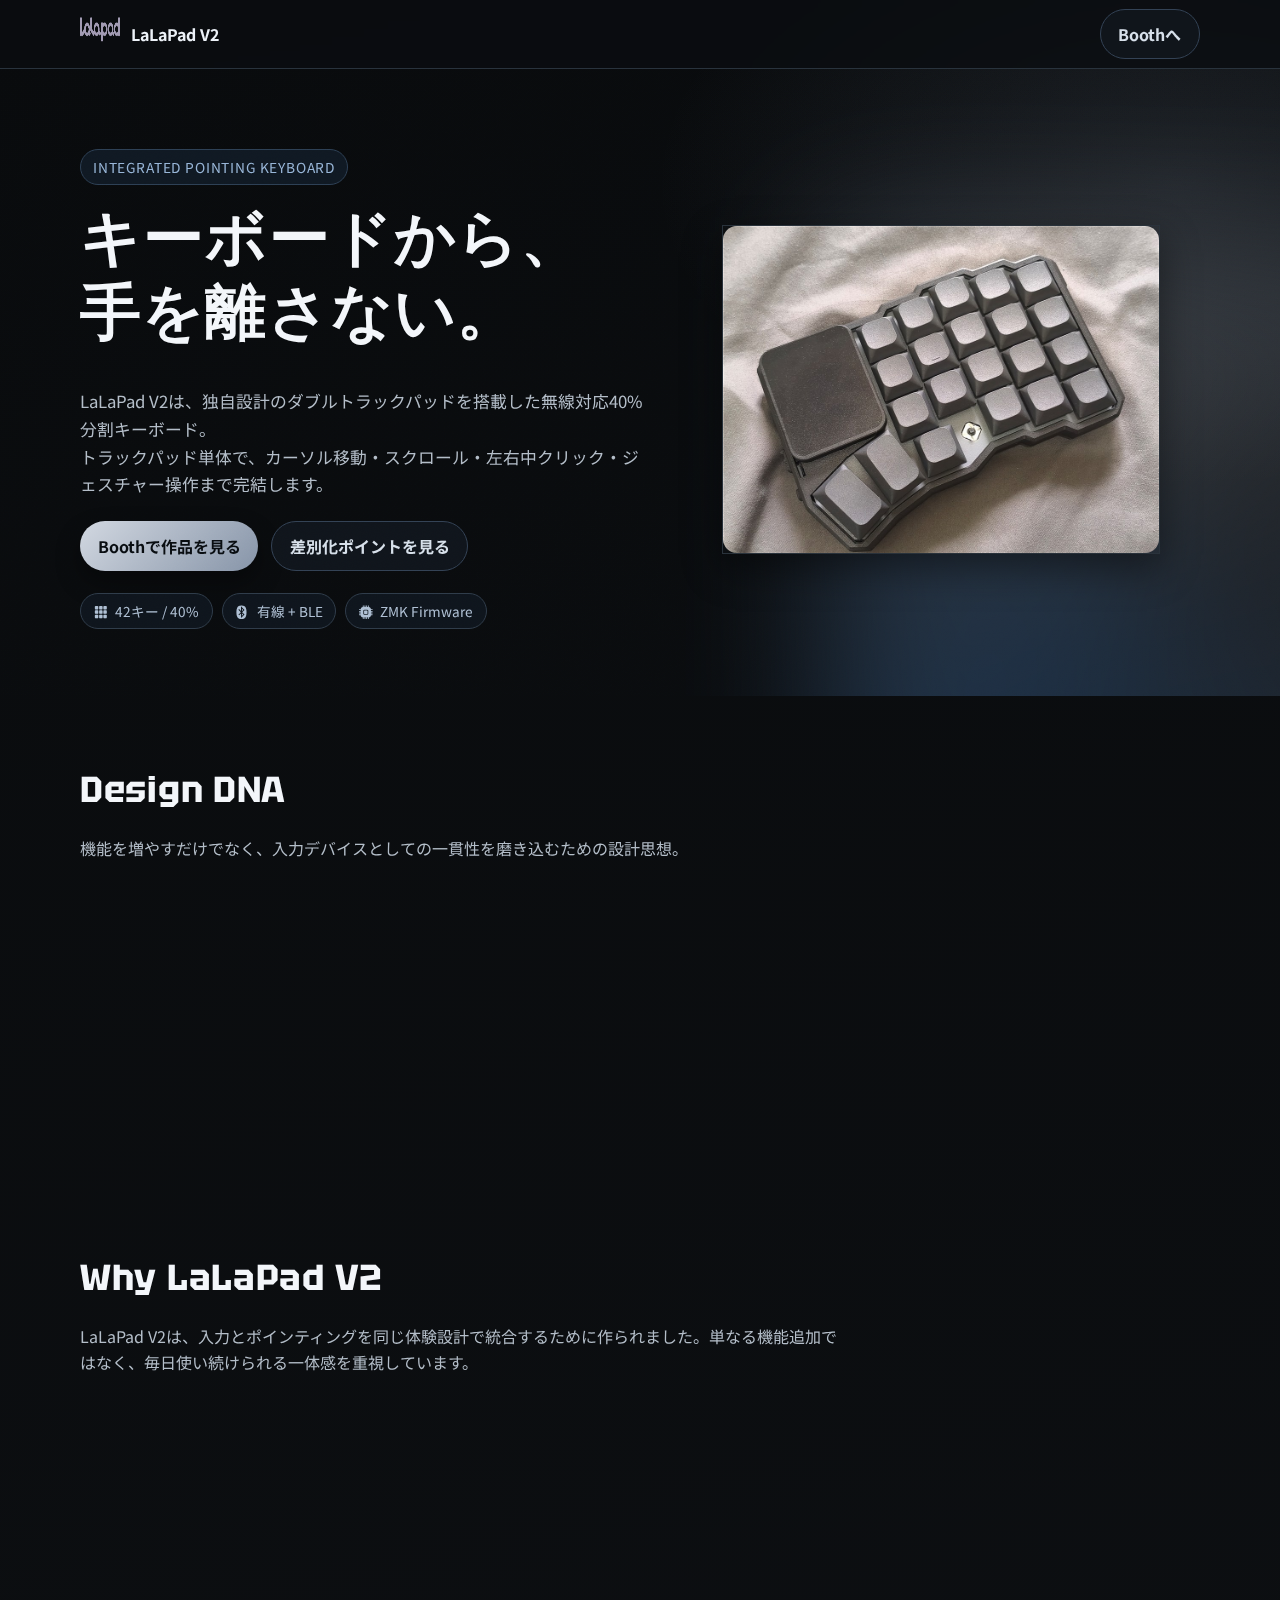
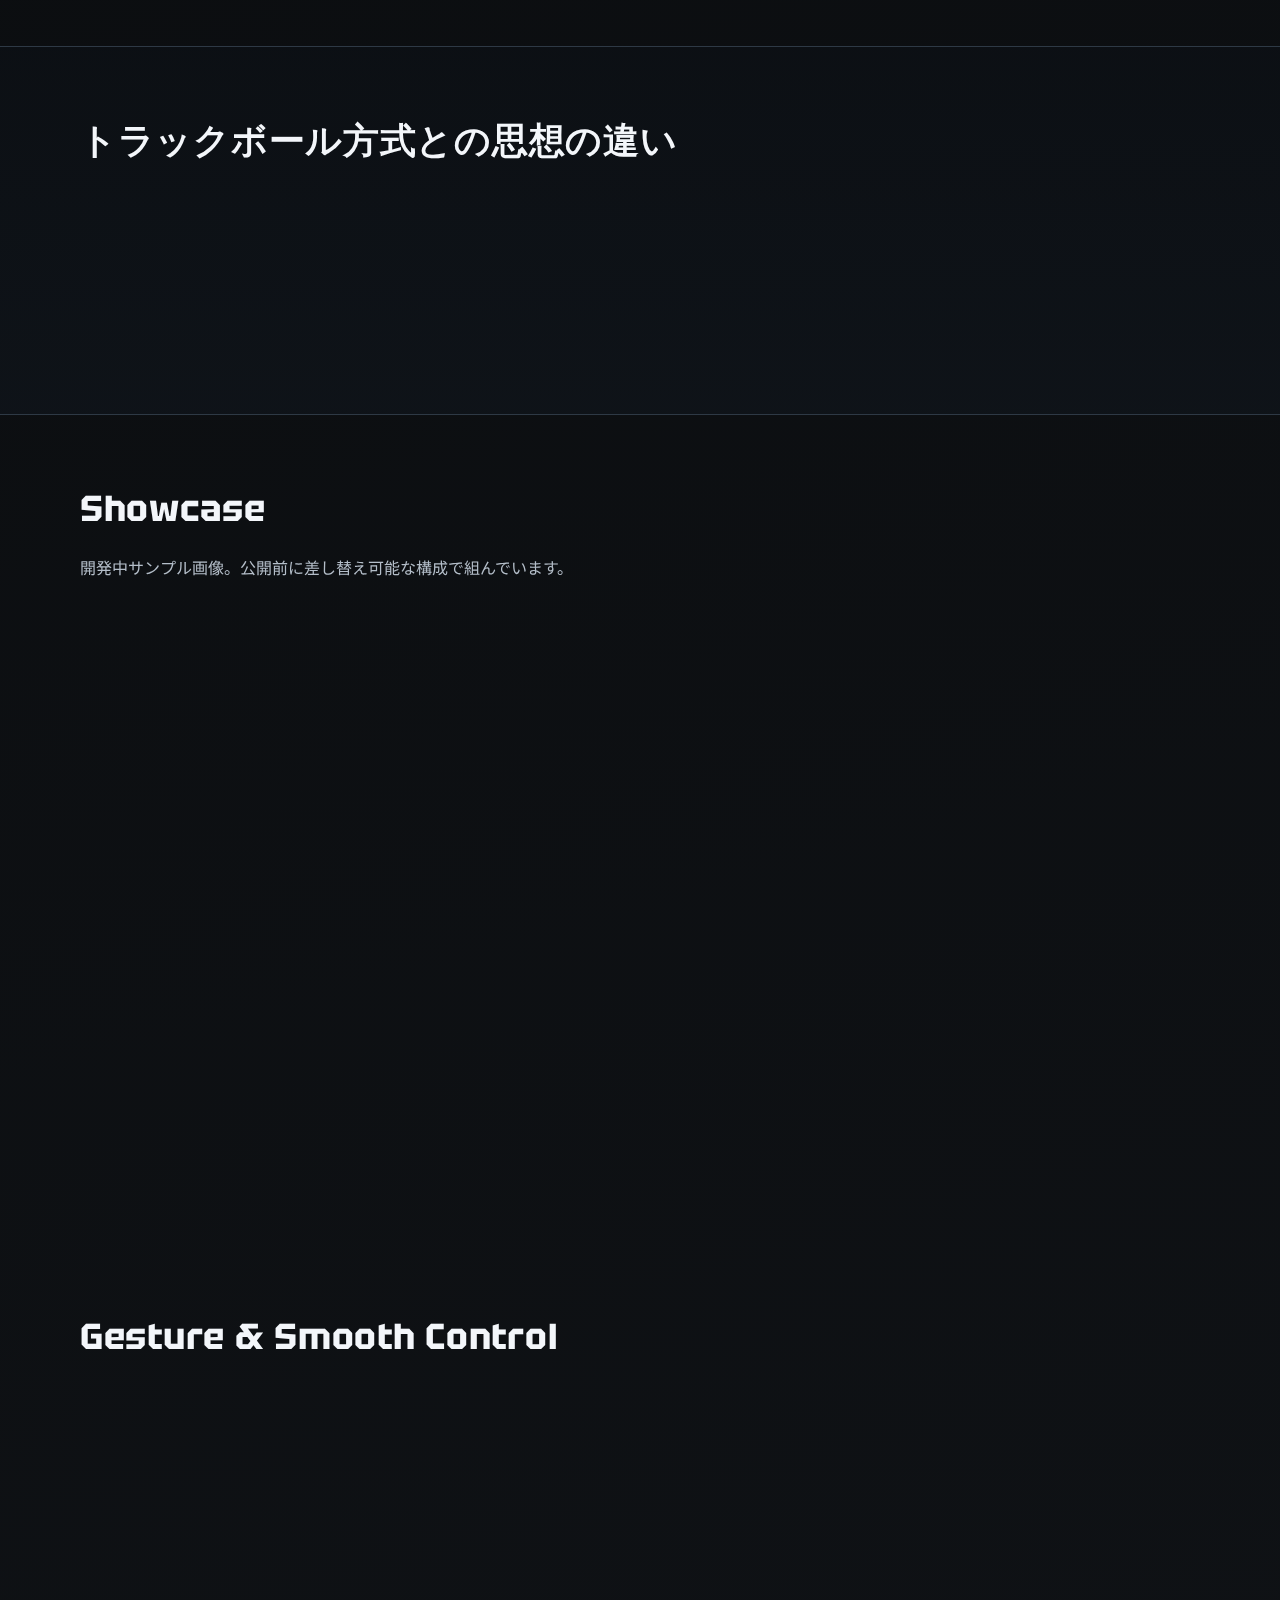
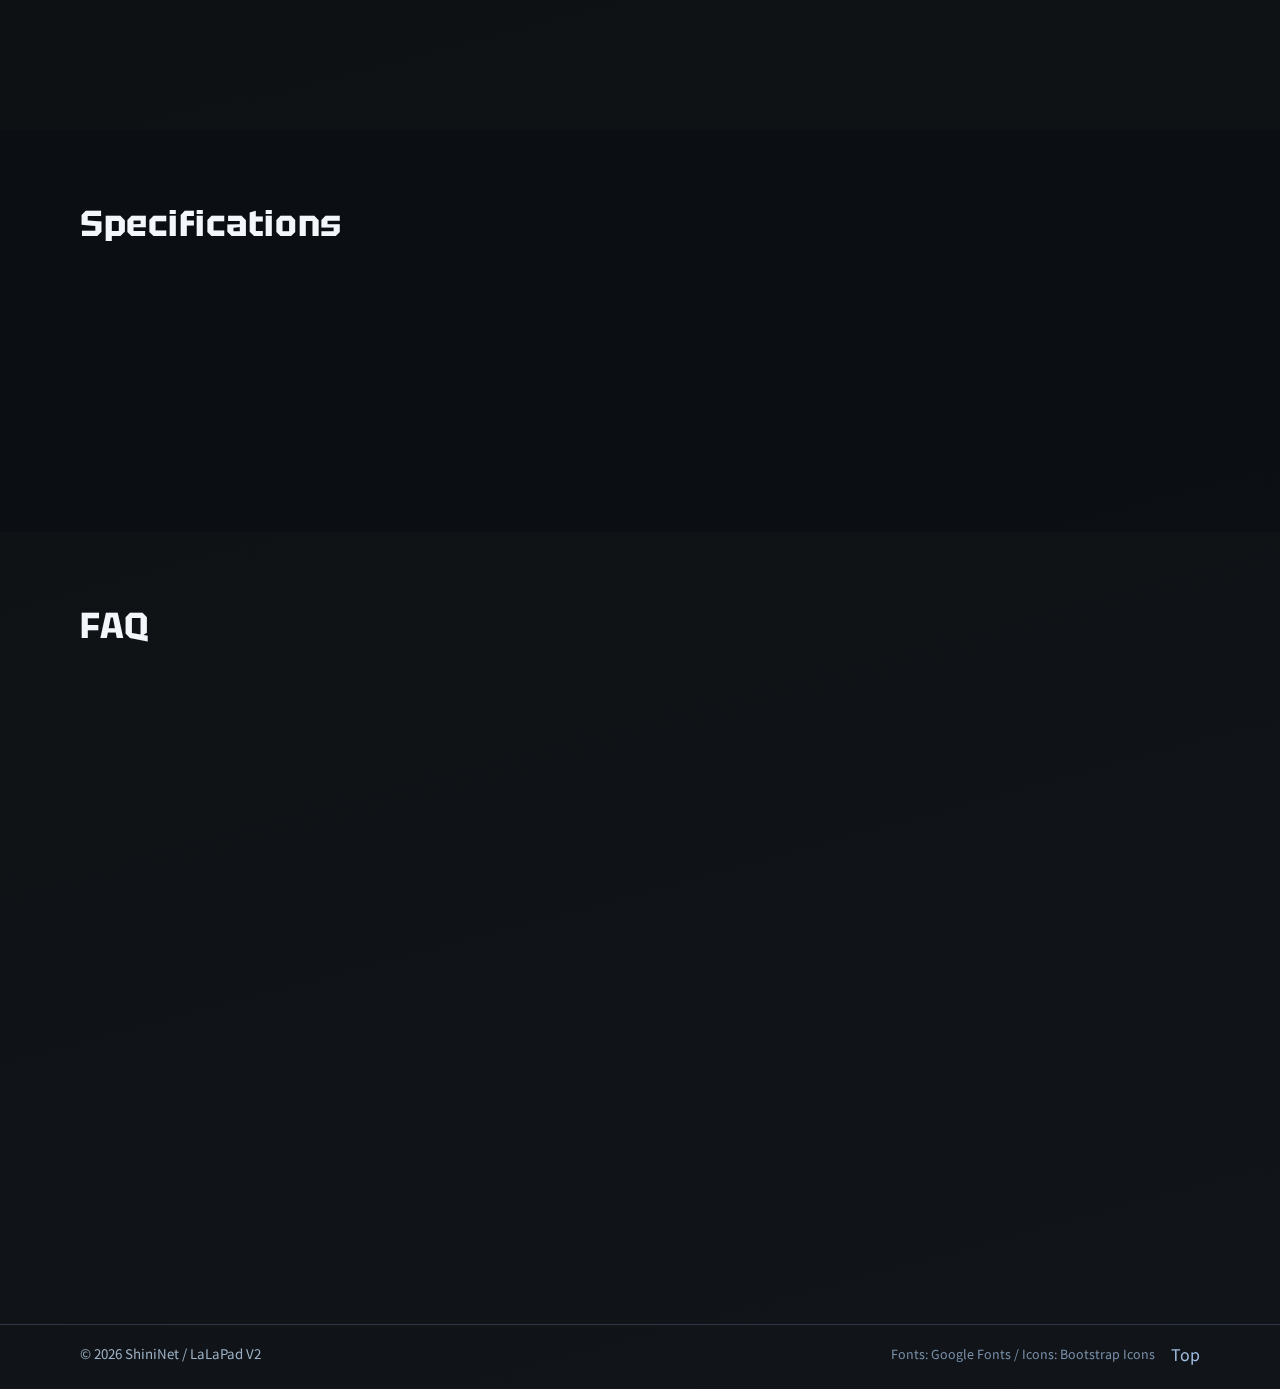
<file: site/index.html>
﻿<!DOCTYPE html>
<html lang="ja">
<head>
  <meta charset="UTF-8">
  <meta name="viewport" content="width=device-width, initial-scale=1.0">
  <meta name="description" content="LaLaPad V2 - キーボードから手を離さないための、完全統合型ポインティングキーボード。">
  <title>LaLaPad V2 | キーボードから手を離さない</title>

  <link rel="preconnect" href="https://fonts.googleapis.com">
  <link rel="preconnect" href="https://fonts.gstatic.com" crossorigin>
  <link href="https://fonts.googleapis.com/css2?family=Noto+Sans+JP:wght@400;500;700;900&family=Tektur:wght@500;700&display=swap" rel="stylesheet">
  <link rel="stylesheet" href="https://cdn.jsdelivr.net/npm/bootstrap-icons@1.13.1/font/bootstrap-icons.min.css">
  <link rel="stylesheet" href="styles.css">
</head>
<body>
  <header class="site-header">
    <div class="container nav-wrap">
      <a class="brand" href="#top">
        <img src="../images/logo.png" alt="LaLaPad logo">
        <span>LaLaPad V2</span>
      </a>
      <a class="btn btn-ghost" href="https://shininet.booth.pm/" target="_blank" rel="noopener noreferrer">Boothへ</a>
    </div>
  </header>

  <main id="top">
    <section class="hero">
      <div class="hero-bg"></div>
      <div class="hero-grain"></div>
      <div class="container hero-grid">
        <div>
          <p class="eyebrow">Integrated Pointing Keyboard</p>
          <h1>キーボードから、<br>手を離さない。</h1>
          <p class="lead">LaLaPad V2は、独自設計のダブルトラックパッドを搭載した無線対応40%分割キーボード。<br>トラックパッド単体で、カーソル移動・スクロール・左右中クリック・ジェスチャー操作まで完結します。</p>
          <div class="hero-cta">
            <a class="btn btn-primary" href="https://shininet.booth.pm/" target="_blank" rel="noopener noreferrer">Boothで作品を見る</a>
            <a class="btn btn-ghost" href="#difference">差別化ポイントを見る</a>
          </div>
          <ul class="chip-list">
            <li><i class="bi bi-grid-3x3-gap-fill"></i>42キー / 40%</li>
            <li><i class="bi bi-bluetooth"></i>有線 + BLE</li>
            <li><i class="bi bi-cpu-fill"></i>ZMK Firmware</li>
          </ul>
        </div>
        <figure class="hero-media reveal" id="hero-media">
          <img src="../images/product1.png" alt="LaLaPad V2 product image">
        </figure>
      </div>
    </section>

    <section class="section">
      <div class="container">
        <h2>Design DNA</h2>
        <p class="section-lead">機能を増やすだけでなく、入力デバイスとしての一貫性を磨き込むための設計思想。</p>
        <div class="cards four-up">
          <article class="card reveal">
            <p class="icon"><i class="bi bi-sliders2-vertical"></i></p>
            <h3>Dynamic Tuning</h3>
            <p>ビルド不要の動的調整で、作業内容に合わせてレスポンスを追い込めます。</p>
          </article>
          <article class="card reveal">
            <p class="icon"><i class="bi bi-hand-index-thumb-fill"></i></p>
            <h3>Direct Pointing</h3>
            <p>トラックパッドだけでポインティング操作が完結し、作業フローが途切れません。</p>
          </article>
          <article class="card reveal">
            <p class="icon"><i class="bi bi-arrow-left-right"></i></p>
            <h3>Symmetric Operation</h3>
            <p>左右どちら側でも同じ操作ができるため、利き手や姿勢の制約を減らします。</p>
          </article>
          <article class="card reveal">
            <p class="icon"><i class="bi bi-tools"></i></p>
            <h3>Daily Practicality</h3>
            <p>テンティングスタンドやマグネットなど、実運用を優先した構成を採用。</p>
          </article>
        </div>
      </div>
    </section>

    <section class="section">
      <div class="container">
        <h2>Why LaLaPad V2</h2>
        <p class="section-lead">LaLaPad V2は、入力とポインティングを同じ体験設計で統合するために作られました。単なる機能追加ではなく、毎日使い続けられる一体感を重視しています。</p>
        <div class="cards three-up">
          <article class="card reveal">
            <h3>左右フル機能ダブルトラックパッド</h3>
            <p>左右どちら側でも同じレベルのポインティング操作が可能。姿勢や作業内容に合わせて自然に使い分けられます。</p>
          </article>
          <article class="card reveal">
            <h3>ジェスチャー中心の滑らかな操作体験</h3>
            <p>マルチフィンガージェスチャー、慣性カーソル、慣性スクロールを統合し、動作を止めない連続操作を実現します。</p>
          </article>
          <article class="card reveal">
            <h3>実運用を見据えたハードウェア構成</h3>
            <p>5Wayスイッチ、テンティングスタンド、背面マグネット、簡易ガスケットマウントを搭載。作業環境に合わせて使えます。</p>
          </article>
        </div>
      </div>
    </section>

    <section class="section contrast" id="difference">
      <div class="container">
        <h2>トラックボール方式との思想の違い</h2>
        <div class="comparison reveal">
          <div class="col">
            <h3>一般的なトラックボール方式</h3>
            <ul>
              <li>球体メンテナンスの習慣が必要になる場合がある</li>
              <li>ポインティングとキーマップ運用を個別調整することがある</li>
              <li>使い方により別途入力フローの最適化が必要な場合がある</li>
            </ul>
          </div>
          <div class="col accent-col">
            <h3>LaLaPad V2</h3>
            <ul>
              <li>日常運用を意識したメンテナンスフリー指向</li>
              <li>AML誤作動を避ける一貫した操作設計</li>
              <li>トラックパッド単体でマウス操作を完結</li>
            </ul>
          </div>
        </div>
      </div>
    </section>

    <section class="section">
      <div class="container">
        <h2>Showcase</h2>
        <p class="section-lead">開発中サンプル画像。公開前に差し替え可能な構成で組んでいます。</p>
        <div class="showcase reveal">
          <button class="showcase-btn" type="button" data-dir="prev" aria-label="previous image"><i class="bi bi-chevron-left"></i></button>
          <figure class="showcase-frame">
            <img id="showcase-image" src="../images/usecase1.png" alt="LaLaPad V2 showcase image">
          </figure>
          <button class="showcase-btn" type="button" data-dir="next" aria-label="next image"><i class="bi bi-chevron-right"></i></button>
        </div>
      </div>
    </section>

    <section class="section">
      <div class="container">
        <h2>Gesture & Smooth Control</h2>
        <div class="cards two-up">
          <article class="card reveal">
            <h3>マルチフィンガージェスチャー</h3>
            <p>直感的な操作で、キーボード中心のワークフローを崩さずにポインティング可能。</p>
          </article>
          <article class="card reveal">
            <h3>慣性カーソル / 慣性スクロール</h3>
            <p>滑らかな移動感を実現。短時間の作業でも快適さを維持します。</p>
          </article>
          <article class="card reveal">
            <h3>ビルド不要の動的調整</h3>
            <p>用途に合わせたチューニングを、運用中に柔軟に変更できます。</p>
          </article>
          <article class="card reveal">
            <h3>高機能5Wayスイッチ</h3>
            <p>左右に配置し、入力とポインティングの行き来を軽快にします。</p>
          </article>
        </div>
      </div>
    </section>

    <section class="section specs">
      <div class="container">
        <h2>Specifications</h2>
        <div class="spec-grid reveal">
          <div><span>キー数</span><strong>42キー（40%）</strong></div>
          <div><span>配列</span><strong>カラムスタッガード</strong></div>
          <div><span>キーピッチ</span><strong>19mm</strong></div>
          <div><span>接続</span><strong>有線 / BLE</strong></div>
          <div><span>バッテリー</span><strong>最大1000mAh（実測1ヶ月以上）</strong></div>
          <div><span>ファームウェア</span><strong>ZMK</strong></div>
          <div><span>サイズ</span><strong>W150 x D104 x H25 mm（参考）</strong></div>
          <div><span>重量</span><strong>片側約250g（参考）</strong></div>
        </div>
      </div>
    </section>

    <section class="section faq">
      <div class="container">
        <h2>FAQ</h2>
        <div class="faq-list">
          <details class="reveal">
            <summary>初めて分割キーボードを使う人でも扱えますか？</summary>
            <p>はい。ここはダミー回答です。実際の運用に合わせて後日詳細を追加予定です。</p>
          </details>
          <details class="reveal">
            <summary>トラックパッドの感度は調整できますか？</summary>
            <p>はい。ここはダミー回答です。最終公開時に具体的な調整項目を記載します。</p>
          </details>
          <details class="reveal">
            <summary>キット販売の内容物は何ですか？</summary>
            <p>ここはダミー回答です。販売ページの仕様確定後に正しい内容へ差し替えます。</p>
          </details>
        </div>
      </div>
    </section>

    <section class="section cta">
      <div class="container cta-wrap reveal">
        <h2>作品詳細はBoothで公開中</h2>
        <p>LaLaPad V2の最新情報・頒布情報はBoothページをご確認ください。</p>
        <a class="btn btn-primary" href="https://shininet.booth.pm/" target="_blank" rel="noopener noreferrer">Boothへ移動する</a>
      </div>
    </section>
  </main>

  <footer class="site-footer">
    <div class="container footer-wrap">
      <small>© 2026 ShiniNet / LaLaPad V2</small>
      <small class="credits">Fonts: Google Fonts / Icons: Bootstrap Icons</small>
      <a href="#top">Top</a>
    </div>
  </footer>

  <script src="script.js"></script>
</body>
</html>
</file>
<file: site/styles.css>
﻿:root {
  --bg: #090b0d;
  --bg-2: #111418;
  --ink: #e8edf2;
  --muted: #b4bec9;
  --line: #2a323c;
  --card: #12171d;
  --card-2: #171d24;
  --accent: #c6ccd6;
  --accent-2: #7f8ea3;
  --accent-3: #5aa7ff;
  --radius: 18px;
  --shadow: 0 14px 36px rgba(0, 0, 0, 0.45);
}

* { box-sizing: border-box; }
html, body { margin: 0; padding: 0; }

body {
  font-family: "Noto Sans JP", sans-serif;
  color: var(--ink);
  background:
    radial-gradient(1200px 520px at 12% -18%, rgba(90, 167, 255, 0.2) 0%, transparent 60%),
    radial-gradient(900px 520px at 92% 4%, rgba(127, 142, 163, 0.17) 0%, transparent 58%),
    linear-gradient(165deg, var(--bg), var(--bg-2));
  line-height: 1.65;
}

h1, h2, h3 {
  line-height: 1.2;
  margin: 0 0 0.65em;
  color: #f3f6fa;
}

h1 {
  font-family: "Tektur", sans-serif;
  letter-spacing: 0.02em;
  font-size: clamp(2rem, 4.8vw, 4rem);
  font-weight: 700;
}

h2 { font-family: "Tektur", sans-serif; font-size: clamp(1.5rem, 3vw, 2.25rem); letter-spacing: 0.02em; }
h3 { font-size: 1.15rem; }
p { margin: 0 0 1em; color: var(--muted); }
img { max-width: 100%; display: block; border-radius: 14px; }

.container { width: min(1120px, calc(100% - 2rem)); margin: 0 auto; }
.section { padding: 4.5rem 0; }

.site-header {
  position: sticky;
  top: 0;
  backdrop-filter: blur(8px);
  background: rgba(10, 13, 17, 0.78);
  border-bottom: 1px solid rgba(45, 55, 66, 0.9);
  z-index: 10;
}

.nav-wrap { min-height: 68px; display: flex; align-items: center; justify-content: space-between; }
.brand { display: inline-flex; align-items: center; gap: 0.7rem; text-decoration: none; color: #edf2f8; font-weight: 700; }
.brand img { width: 40px; height: 40px; border-radius: 0; }

.hero { padding: 5rem 0 4.2rem; position: relative; overflow: clip; }
.hero-bg {
  position: absolute;
  inset: auto -14% -28% auto;
  width: 640px;
  height: 640px;
  background: conic-gradient(from 220deg, rgba(90, 167, 255, 0.45), rgba(210, 219, 232, 0.4), rgba(127, 142, 163, 0.32), rgba(90, 167, 255, 0.45));
  filter: blur(72px);
  opacity: 0.5;
  pointer-events: none;
}

.hero-grain {
  position: absolute;
  inset: 0;
  background-image: url("data:image/svg+xml,%3Csvg xmlns='http://www.w3.org/2000/svg' width='180' height='180' viewBox='0 0 180 180'%3E%3Cfilter id='n'%3E%3CfeTurbulence type='fractalNoise' baseFrequency='.85' numOctaves='2' stitchTiles='stitch'/%3E%3C/filter%3E%3Crect width='180' height='180' filter='url(%23n)' opacity='.075'/%3E%3C/svg%3E");
  mix-blend-mode: soft-light;
  opacity: 0.6;
  pointer-events: none;
}

.hero-grid { display: grid; gap: 2rem; align-items: center; grid-template-columns: 1.1fr 1fr; }
.eyebrow {
  display: inline-flex;
  padding: 0.35rem 0.75rem;
  border-radius: 999px;
  background: #101923;
  border: 1px solid #2d4055;
  font-size: 0.86rem;
  letter-spacing: 0.06em;
  text-transform: uppercase;
  color: #98b6d8;
  margin-bottom: 1rem;
}

.lead { font-size: 1.05rem; }
.hero-cta { display: flex; gap: 0.8rem; flex-wrap: wrap; margin: 1.4rem 0; }

.btn {
  display: inline-flex;
  align-items: center;
  justify-content: center;
  border-radius: 999px;
  padding: 0.66rem 1.1rem;
  font-weight: 700;
  text-decoration: none;
  transition: transform 180ms ease, box-shadow 180ms ease, background-color 180ms ease, border-color 180ms ease;
}

.btn:hover { transform: translateY(-2px); }

.btn-primary {
  background: linear-gradient(135deg, #d2d8e1, #8694a8);
  color: #090d11;
  box-shadow: 0 12px 24px rgba(0, 0, 0, 0.35);
}

.btn-ghost {
  background: rgba(18, 24, 31, 0.85);
  color: #d7e0ea;
  border: 1px solid #334255;
}

.btn-ghost:hover { border-color: #526983; }

.hero-media {
  box-shadow: var(--shadow);
  border: 1px solid #29323b;
  transform-style: preserve-3d;
  will-change: transform;
}

.chip-list {
  list-style: none;
  padding: 0;
  margin: 0;
  display: flex;
  gap: 0.55rem;
  flex-wrap: wrap;
}

.chip-list li {
  background: rgba(17, 24, 32, 0.84);
  border: 1px solid #2f3c4a;
  border-radius: 999px;
  padding: 0.36rem 0.8rem;
  font-size: 0.85rem;
  color: #afc0d4;
  display: inline-flex;
  align-items: center;
  gap: 0.45rem;
}

.section-lead { max-width: 760px; margin-bottom: 1.8rem; }
.cards, .gallery, .spec-grid, .comparison { display: grid; gap: 1rem; }
.three-up { grid-template-columns: repeat(3, minmax(0, 1fr)); }
.four-up { grid-template-columns: repeat(4, minmax(0, 1fr)); }
.two-up { grid-template-columns: repeat(2, minmax(0, 1fr)); }

.card {
  background: linear-gradient(165deg, var(--card), var(--card-2));
  border: 1px solid var(--line);
  border-radius: var(--radius);
  padding: 1.2rem;
  box-shadow: 0 4px 20px rgba(0, 0, 0, 0.25);
  transition: transform 180ms ease, border-color 180ms ease;
}

.card:hover {
  transform: translateY(-3px);
  border-color: #4a6078;
}

.icon {
  width: 42px;
  height: 42px;
  border-radius: 50%;
  display: grid;
  place-items: center;
  color: #a9c7ea;
  border: 1px solid #3c5673;
  background: #131d28;
  margin-bottom: 0.65rem;
}

.icon i { font-size: 1.1rem; }

.contrast {
  background: linear-gradient(180deg, rgba(12, 16, 21, 0.8), rgba(15, 20, 26, 0.8));
  border-top: 1px solid #2e3945;
  border-bottom: 1px solid #2e3945;
}

.comparison { grid-template-columns: repeat(2, minmax(0, 1fr)); }
.col {
  padding: 1.3rem;
  border-radius: var(--radius);
  border: 1px solid var(--line);
  background: rgba(18, 23, 30, 0.8);
}

.col ul { margin: 0; padding-left: 1.2rem; color: var(--muted); }
.accent-col {
  background: linear-gradient(165deg, rgba(22, 32, 44, 0.95), rgba(20, 29, 40, 0.95));
  border-color: #3f556d;
}

.showcase {
  display: grid;
  grid-template-columns: auto 1fr auto;
  gap: 1rem;
  align-items: center;
}

.showcase-frame {
  margin: 0;
  border: 1px solid #304050;
  border-radius: 18px;
  overflow: hidden;
  box-shadow: var(--shadow);
}

.showcase-frame img {
  width: 100%;
  max-height: 560px;
  object-fit: cover;
}

.showcase-btn {
  width: 42px;
  height: 42px;
  border-radius: 50%;
  border: 1px solid #3a4d62;
  background: #121923;
  color: #dce8f5;
  cursor: pointer;
}

.showcase-btn:hover { border-color: #5e7998; }

.specs { background: rgba(11, 15, 19, 0.68); }
.spec-grid { grid-template-columns: repeat(4, minmax(0, 1fr)); }
.spec-grid div {
  background: #141a21;
  border: 1px solid #313d49;
  border-radius: 14px;
  padding: 1rem;
}

.spec-grid span { color: #9eb0c4; font-size: 0.86rem; display: block; }
.spec-grid strong { margin-top: 0.3rem; display: block; font-size: 1rem; color: #f0f4f9; }
.faq-list { display: grid; gap: 0.75rem; }

details {
  border: 1px solid #354352;
  border-radius: 14px;
  background: #131920;
  padding: 0.9rem 1rem;
}

summary { cursor: pointer; font-weight: 700; color: #eaf0f7; }
details p { margin: 0.7rem 0 0; }

.cta-wrap {
  text-align: center;
  background: linear-gradient(160deg, #151c24, #1d2732);
  border: 1px solid #405267;
  border-radius: 24px;
  padding: 2.6rem 1.5rem;
}

.site-footer { border-top: 1px solid #2d3844; padding: 1rem 0 1.4rem; }
.footer-wrap { display: grid; grid-template-columns: 1fr auto auto; align-items: center; gap: 1rem; }
.footer-wrap small { color: #9bb0c4; }
.footer-wrap .credits { color: #7990aa; font-size: 0.78rem; }
.footer-wrap a { color: #9ebde0; text-decoration: none; }

.reveal {
  opacity: 0;
  transform: translateY(16px);
  transition: opacity 560ms ease, transform 560ms ease;
}

.reveal.show { opacity: 1; transform: translateY(0); }

@media (max-width: 1020px) {
  .hero-grid, .three-up, .two-up, .comparison, .spec-grid { grid-template-columns: 1fr 1fr; }
  .four-up { grid-template-columns: 1fr 1fr; }
}

@media (max-width: 720px) {
  .section { padding: 3.5rem 0; }
  .hero { padding-top: 4rem; }
  .hero-grid, .three-up, .two-up, .comparison, .spec-grid, .four-up { grid-template-columns: 1fr; }
  .showcase { grid-template-columns: 1fr; }
  .showcase-btn { width: 100%; border-radius: 999px; height: 38px; }
  .nav-wrap { min-height: 60px; }
  .brand span { font-size: 0.95rem; }
  .footer-wrap { grid-template-columns: 1fr; }
}
</file>
